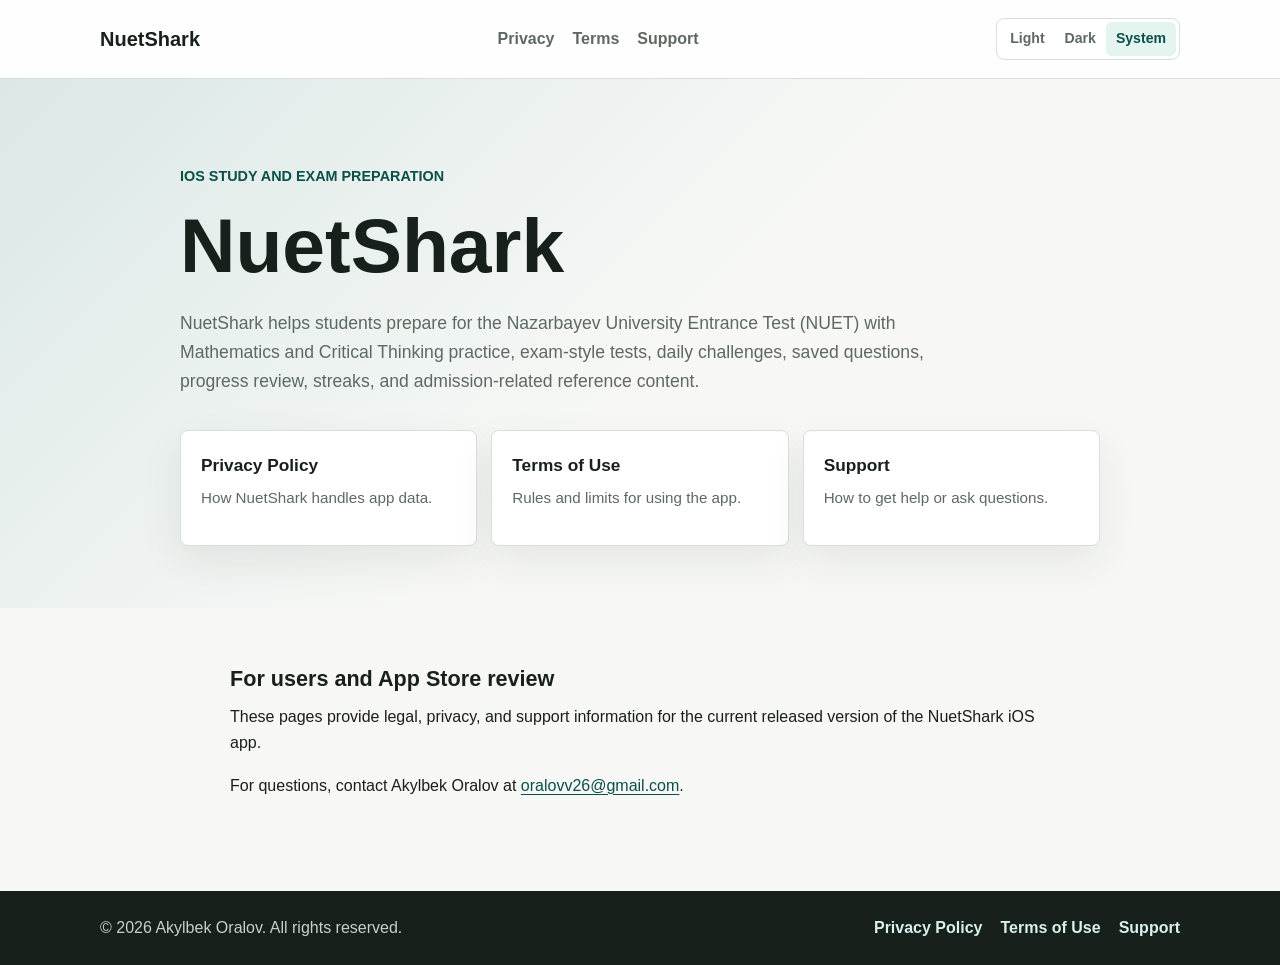
<file: index.html>
<!doctype html>
<html lang="en">
<head>
  <meta charset="utf-8">
  <meta name="viewport" content="width=device-width, initial-scale=1">
  <title>NuetShark Legal and Support</title>
  <meta name="description" content="Legal and support information for the NuetShark iOS app.">
  <script src="theme.js"></script>
  <link rel="stylesheet" href="styles.css">
</head>
<body>
  <header class="site-header">
    <div class="container header-inner">
      <a class="brand" href="index.html" aria-label="NuetShark home">NuetShark</a>
      <nav class="site-nav" aria-label="Primary navigation">
        <a href="privacy.html">Privacy</a>
        <a href="terms.html">Terms</a>
        <a href="support.html">Support</a>
      </nav>
      <div class="theme-switcher" aria-label="Theme preference">
        <button type="button" data-theme-option="light">Light</button>
        <button type="button" data-theme-option="dark">Dark</button>
        <button type="button" data-theme-option="system">System</button>
      </div>
    </div>
  </header>

  <main>
    <section class="hero">
      <div class="container hero-inner">
        <p class="eyebrow">iOS study and exam preparation</p>
        <h1>NuetShark</h1>
        <p class="lead">
          NuetShark helps students prepare for the Nazarbayev University Entrance Test
          (NUET) with Mathematics and Critical Thinking practice, exam-style tests,
          daily challenges, saved questions, progress review, streaks, and
          admission-related reference content.
        </p>
        <div class="link-grid" aria-label="Legal and support links">
          <a class="link-card" href="privacy.html">
            <span>Privacy Policy</span>
            <small>How NuetShark handles app data.</small>
          </a>
          <a class="link-card" href="terms.html">
            <span>Terms of Use</span>
            <small>Rules and limits for using the app.</small>
          </a>
          <a class="link-card" href="support.html">
            <span>Support</span>
            <small>How to get help or ask questions.</small>
          </a>
        </div>
      </div>
    </section>

    <section class="content-section">
      <div class="container narrow">
        <h2>For users and App Store review</h2>
        <p>
          These pages provide legal, privacy, and support information for the
          current released version of the NuetShark iOS app.
        </p>
        <p>
          For questions, contact Akylbek Oralov at
          <a href="mailto:oralovv26@gmail.com">oralovv26@gmail.com</a>.
        </p>
      </div>
    </section>
  </main>

  <footer class="site-footer">
    <div class="container footer-inner">
      <p>&copy; 2026 Akylbek Oralov. All rights reserved.</p>
      <nav aria-label="Footer navigation">
        <a href="privacy.html">Privacy Policy</a>
        <a href="terms.html">Terms of Use</a>
        <a href="support.html">Support</a>
      </nav>
    </div>
  </footer>
</body>
</html>
</file>
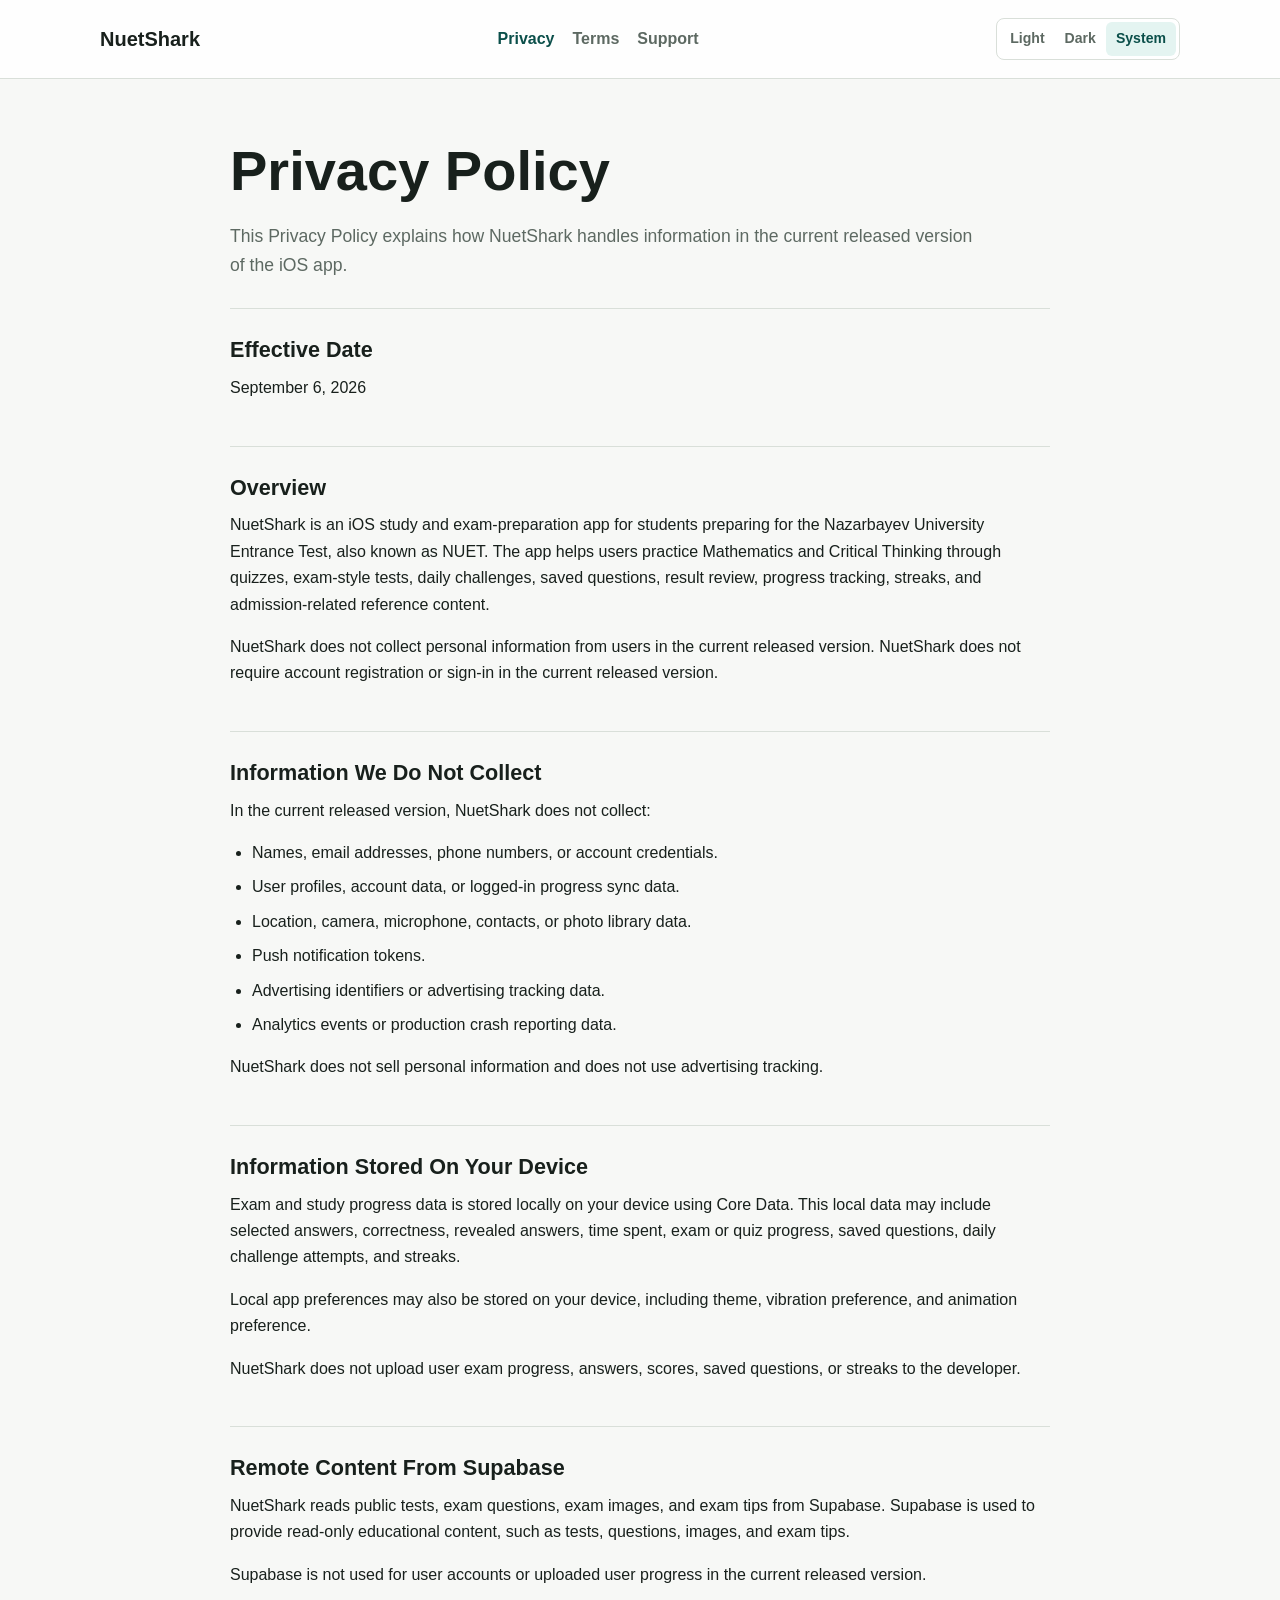
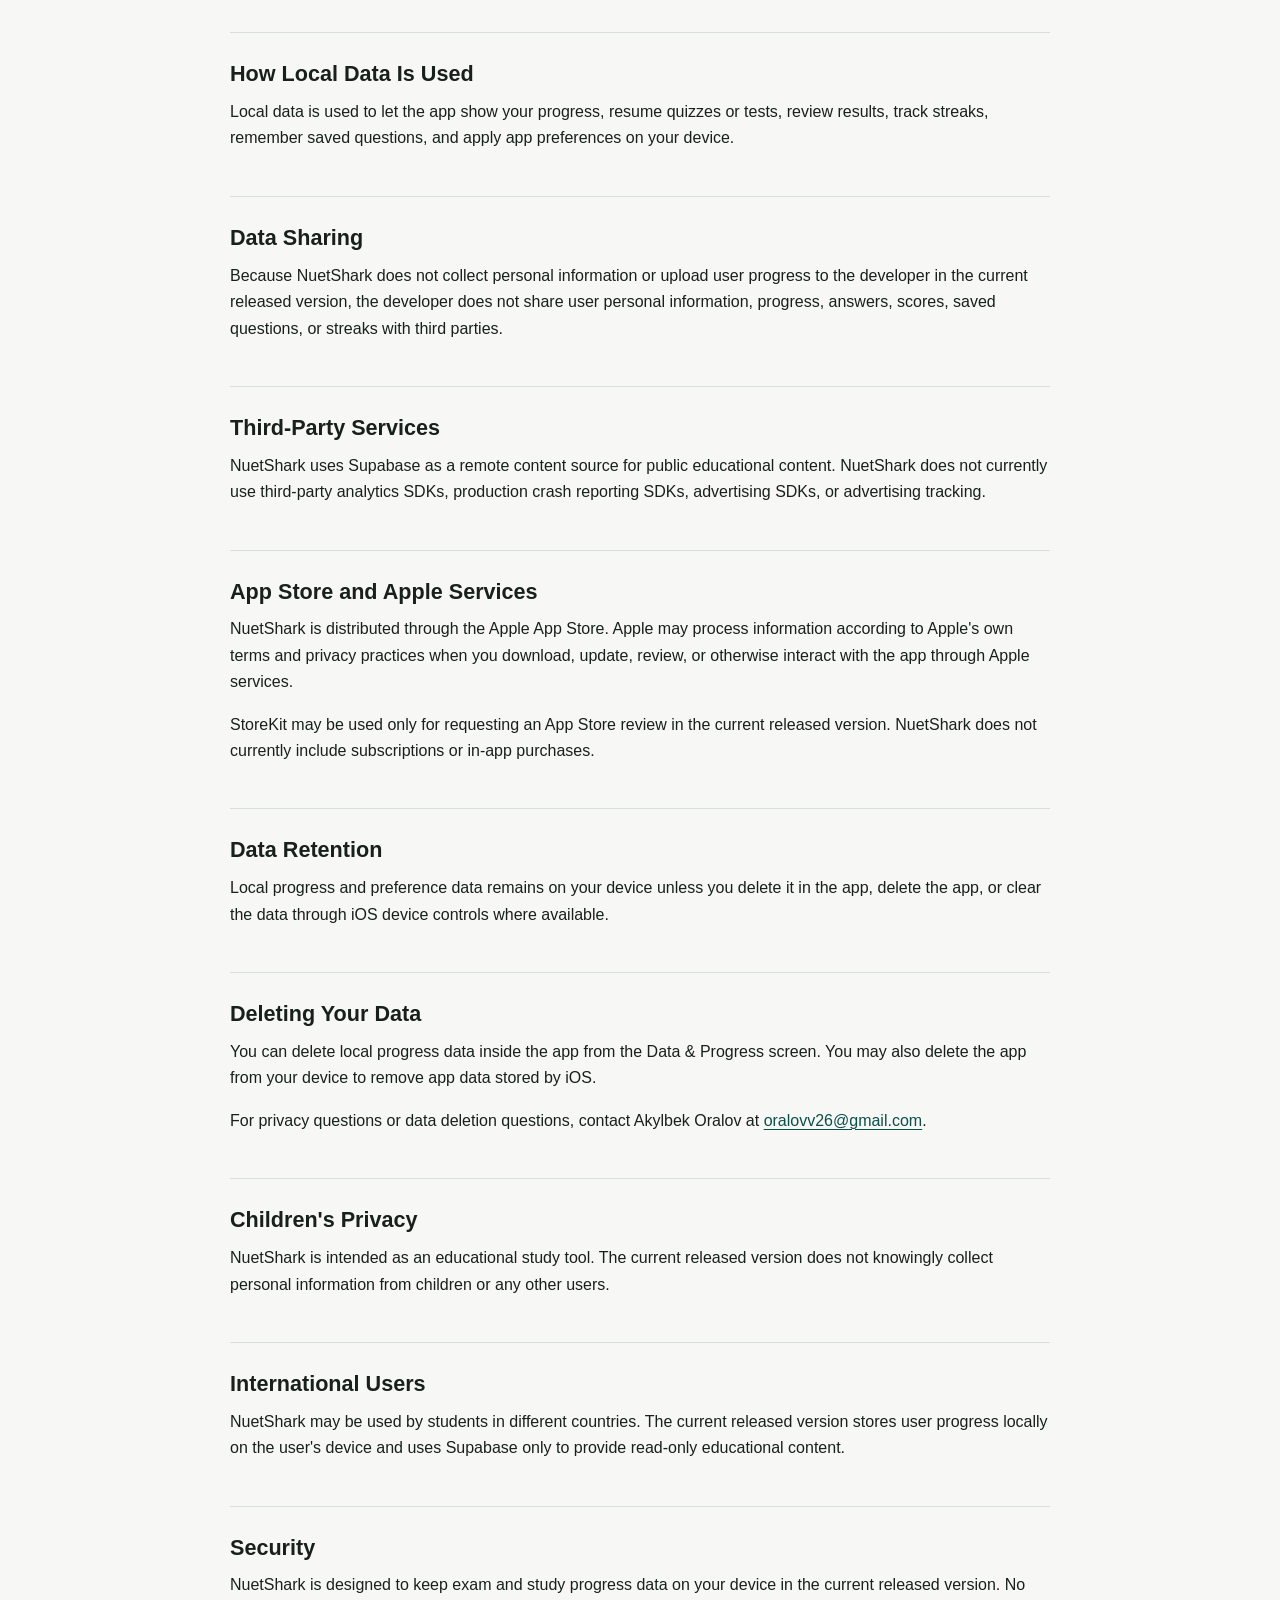
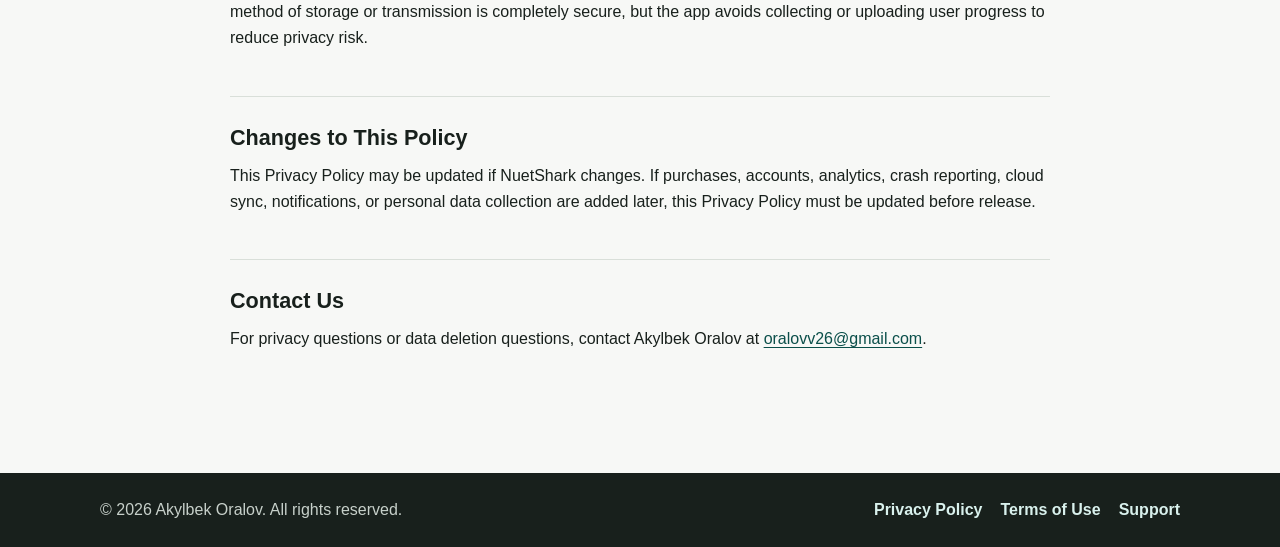
<file: privacy.html>
<!doctype html>
<html lang="en">
<head>
  <meta charset="utf-8">
  <meta name="viewport" content="width=device-width, initial-scale=1">
  <title>Privacy Policy | NuetShark</title>
  <meta name="description" content="Privacy Policy for the NuetShark iOS app.">
  <script src="theme.js"></script>
  <link rel="stylesheet" href="styles.css">
</head>
<body>
  <header class="site-header">
    <div class="container header-inner">
      <a class="brand" href="index.html" aria-label="NuetShark home">NuetShark</a>
      <nav class="site-nav" aria-label="Primary navigation">
        <a href="privacy.html" aria-current="page">Privacy</a>
        <a href="terms.html">Terms</a>
        <a href="support.html">Support</a>
      </nav>
      <div class="theme-switcher" aria-label="Theme preference">
        <button type="button" data-theme-option="light">Light</button>
        <button type="button" data-theme-option="dark">Dark</button>
        <button type="button" data-theme-option="system">System</button>
      </div>
    </div>
  </header>

  <main class="document">
    <div class="container narrow">
      <h1>Privacy Policy</h1>
      <p class="lead">
        This Privacy Policy explains how NuetShark handles information in the
        current released version of the iOS app.
      </p>

      <section>
        <h2>Effective Date</h2>
        <p>September 6, 2026</p>
      </section>

      <section>
        <h2>Overview</h2>
        <p>
          NuetShark is an iOS study and exam-preparation app for students
          preparing for the Nazarbayev University Entrance Test, also known as
          NUET. The app helps users practice Mathematics and Critical Thinking
          through quizzes, exam-style tests, daily challenges, saved questions,
          result review, progress tracking, streaks, and admission-related
          reference content.
        </p>
        <p>
          NuetShark does not collect personal information from users in the
          current released version. NuetShark does not require account
          registration or sign-in in the current released version.
        </p>
      </section>

      <section>
        <h2>Information We Do Not Collect</h2>
        <p>In the current released version, NuetShark does not collect:</p>
        <ul>
          <li>Names, email addresses, phone numbers, or account credentials.</li>
          <li>User profiles, account data, or logged-in progress sync data.</li>
          <li>Location, camera, microphone, contacts, or photo library data.</li>
          <li>Push notification tokens.</li>
          <li>Advertising identifiers or advertising tracking data.</li>
          <li>Analytics events or production crash reporting data.</li>
        </ul>
        <p>
          NuetShark does not sell personal information and does not use
          advertising tracking.
        </p>
      </section>

      <section>
        <h2>Information Stored On Your Device</h2>
        <p>
          Exam and study progress data is stored locally on your device using
          Core Data. This local data may include selected answers, correctness,
          revealed answers, time spent, exam or quiz progress, saved questions,
          daily challenge attempts, and streaks.
        </p>
        <p>
          Local app preferences may also be stored on your device, including
          theme, vibration preference, and animation preference.
        </p>
        <p>
          NuetShark does not upload user exam progress, answers, scores, saved
          questions, or streaks to the developer.
        </p>
      </section>

      <section>
        <h2>Remote Content From Supabase</h2>
        <p>
          NuetShark reads public tests, exam questions, exam images, and exam
          tips from Supabase. Supabase is used to provide read-only educational
          content, such as tests, questions, images, and exam tips.
        </p>
        <p>
          Supabase is not used for user accounts or uploaded user progress in
          the current released version.
        </p>
      </section>

      <section>
        <h2>How Local Data Is Used</h2>
        <p>
          Local data is used to let the app show your progress, resume quizzes
          or tests, review results, track streaks, remember saved questions, and
          apply app preferences on your device.
        </p>
      </section>

      <section>
        <h2>Data Sharing</h2>
        <p>
          Because NuetShark does not collect personal information or upload
          user progress to the developer in the current released version, the
          developer does not share user personal information, progress, answers,
          scores, saved questions, or streaks with third parties.
        </p>
      </section>

      <section>
        <h2>Third-Party Services</h2>
        <p>
          NuetShark uses Supabase as a remote content source for public
          educational content. NuetShark does not currently use third-party
          analytics SDKs, production crash reporting SDKs, advertising SDKs, or
          advertising tracking.
        </p>
      </section>

      <section>
        <h2>App Store and Apple Services</h2>
        <p>
          NuetShark is distributed through the Apple App Store. Apple may
          process information according to Apple's own terms and privacy
          practices when you download, update, review, or otherwise interact
          with the app through Apple services.
        </p>
        <p>
          StoreKit may be used only for requesting an App Store review in the
          current released version. NuetShark does not currently include
          subscriptions or in-app purchases.
        </p>
      </section>

      <section>
        <h2>Data Retention</h2>
        <p>
          Local progress and preference data remains on your device unless you
          delete it in the app, delete the app, or clear the data through iOS
          device controls where available.
        </p>
      </section>

      <section>
        <h2>Deleting Your Data</h2>
        <p>
          You can delete local progress data inside the app from the Data &amp;
          Progress screen. You may also delete the app from your device to
          remove app data stored by iOS.
        </p>
        <p>
          For privacy questions or data deletion questions, contact Akylbek
          Oralov at <a href="mailto:oralovv26@gmail.com">oralovv26@gmail.com</a>.
        </p>
      </section>

      <section>
        <h2>Children's Privacy</h2>
        <p>
          NuetShark is intended as an educational study tool. The current
          released version does not knowingly collect personal information from
          children or any other users.
        </p>
      </section>

      <section>
        <h2>International Users</h2>
        <p>
          NuetShark may be used by students in different countries. The current
          released version stores user progress locally on the user's device
          and uses Supabase only to provide read-only educational content.
        </p>
      </section>

      <section>
        <h2>Security</h2>
        <p>
          NuetShark is designed to keep exam and study progress data on your
          device in the current released version. No method of storage or
          transmission is completely secure, but the app avoids collecting or
          uploading user progress to reduce privacy risk.
        </p>
      </section>

      <section>
        <h2>Changes to This Policy</h2>
        <p>
          This Privacy Policy may be updated if NuetShark changes. If purchases,
          accounts, analytics, crash reporting, cloud sync, notifications, or
          personal data collection are added later, this Privacy Policy must be
          updated before release.
        </p>
      </section>

      <section>
        <h2>Contact Us</h2>
        <p>
          For privacy questions or data deletion questions, contact Akylbek
          Oralov at <a href="mailto:oralovv26@gmail.com">oralovv26@gmail.com</a>.
        </p>
      </section>
    </div>
  </main>

  <footer class="site-footer">
    <div class="container footer-inner">
      <p>&copy; 2026 Akylbek Oralov. All rights reserved.</p>
      <nav aria-label="Footer navigation">
        <a href="privacy.html">Privacy Policy</a>
        <a href="terms.html">Terms of Use</a>
        <a href="support.html">Support</a>
      </nav>
    </div>
  </footer>
</body>
</html>
</file>
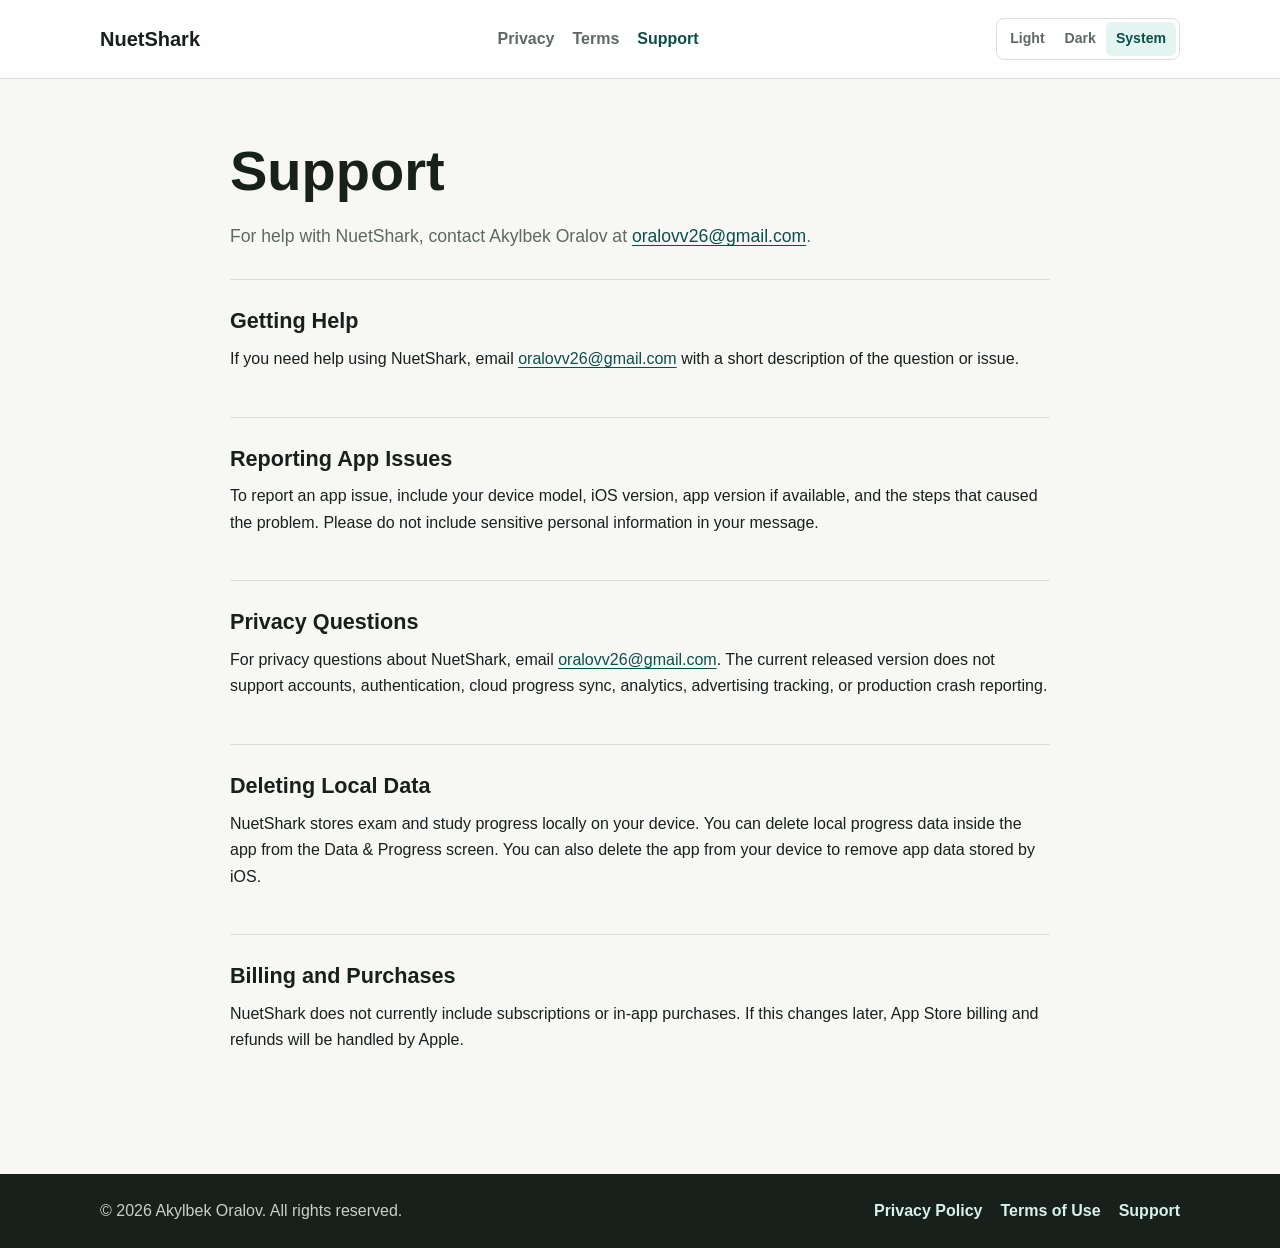
<file: support.html>
<!doctype html>
<html lang="en">
<head>
  <meta charset="utf-8">
  <meta name="viewport" content="width=device-width, initial-scale=1">
  <title>Support | NuetShark</title>
  <meta name="description" content="Support information for the NuetShark iOS app.">
  <script src="theme.js"></script>
  <link rel="stylesheet" href="styles.css">
</head>
<body>
  <header class="site-header">
    <div class="container header-inner">
      <a class="brand" href="index.html" aria-label="NuetShark home">NuetShark</a>
      <nav class="site-nav" aria-label="Primary navigation">
        <a href="privacy.html">Privacy</a>
        <a href="terms.html">Terms</a>
        <a href="support.html" aria-current="page">Support</a>
      </nav>
      <div class="theme-switcher" aria-label="Theme preference">
        <button type="button" data-theme-option="light">Light</button>
        <button type="button" data-theme-option="dark">Dark</button>
        <button type="button" data-theme-option="system">System</button>
      </div>
    </div>
  </header>

  <main class="document">
    <div class="container narrow">
      <h1>Support</h1>
      <p class="lead">
        For help with NuetShark, contact Akylbek Oralov at
        <a href="mailto:oralovv26@gmail.com">oralovv26@gmail.com</a>.
      </p>

      <section>
        <h2>Getting Help</h2>
        <p>
          If you need help using NuetShark, email
          <a href="mailto:oralovv26@gmail.com">oralovv26@gmail.com</a> with a
          short description of the question or issue.
        </p>
      </section>

      <section>
        <h2>Reporting App Issues</h2>
        <p>
          To report an app issue, include your device model, iOS version, app
          version if available, and the steps that caused the problem. Please do
          not include sensitive personal information in your message.
        </p>
      </section>

      <section>
        <h2>Privacy Questions</h2>
        <p>
          For privacy questions about NuetShark, email
          <a href="mailto:oralovv26@gmail.com">oralovv26@gmail.com</a>. The
          current released version does not support accounts, authentication,
          cloud progress sync, analytics, advertising tracking, or production
          crash reporting.
        </p>
      </section>

      <section>
        <h2>Deleting Local Data</h2>
        <p>
          NuetShark stores exam and study progress locally on your device. You
          can delete local progress data inside the app from the Data &amp;
          Progress screen. You can also delete the app from your device to
          remove app data stored by iOS.
        </p>
      </section>

      <section>
        <h2>Billing and Purchases</h2>
        <p>
          NuetShark does not currently include subscriptions or in-app
          purchases. If this changes later, App Store billing and refunds will
          be handled by Apple.
        </p>
      </section>
    </div>
  </main>

  <footer class="site-footer">
    <div class="container footer-inner">
      <p>&copy; 2026 Akylbek Oralov. All rights reserved.</p>
      <nav aria-label="Footer navigation">
        <a href="privacy.html">Privacy Policy</a>
        <a href="terms.html">Terms of Use</a>
        <a href="support.html">Support</a>
      </nav>
    </div>
  </footer>
</body>
</html>
</file>
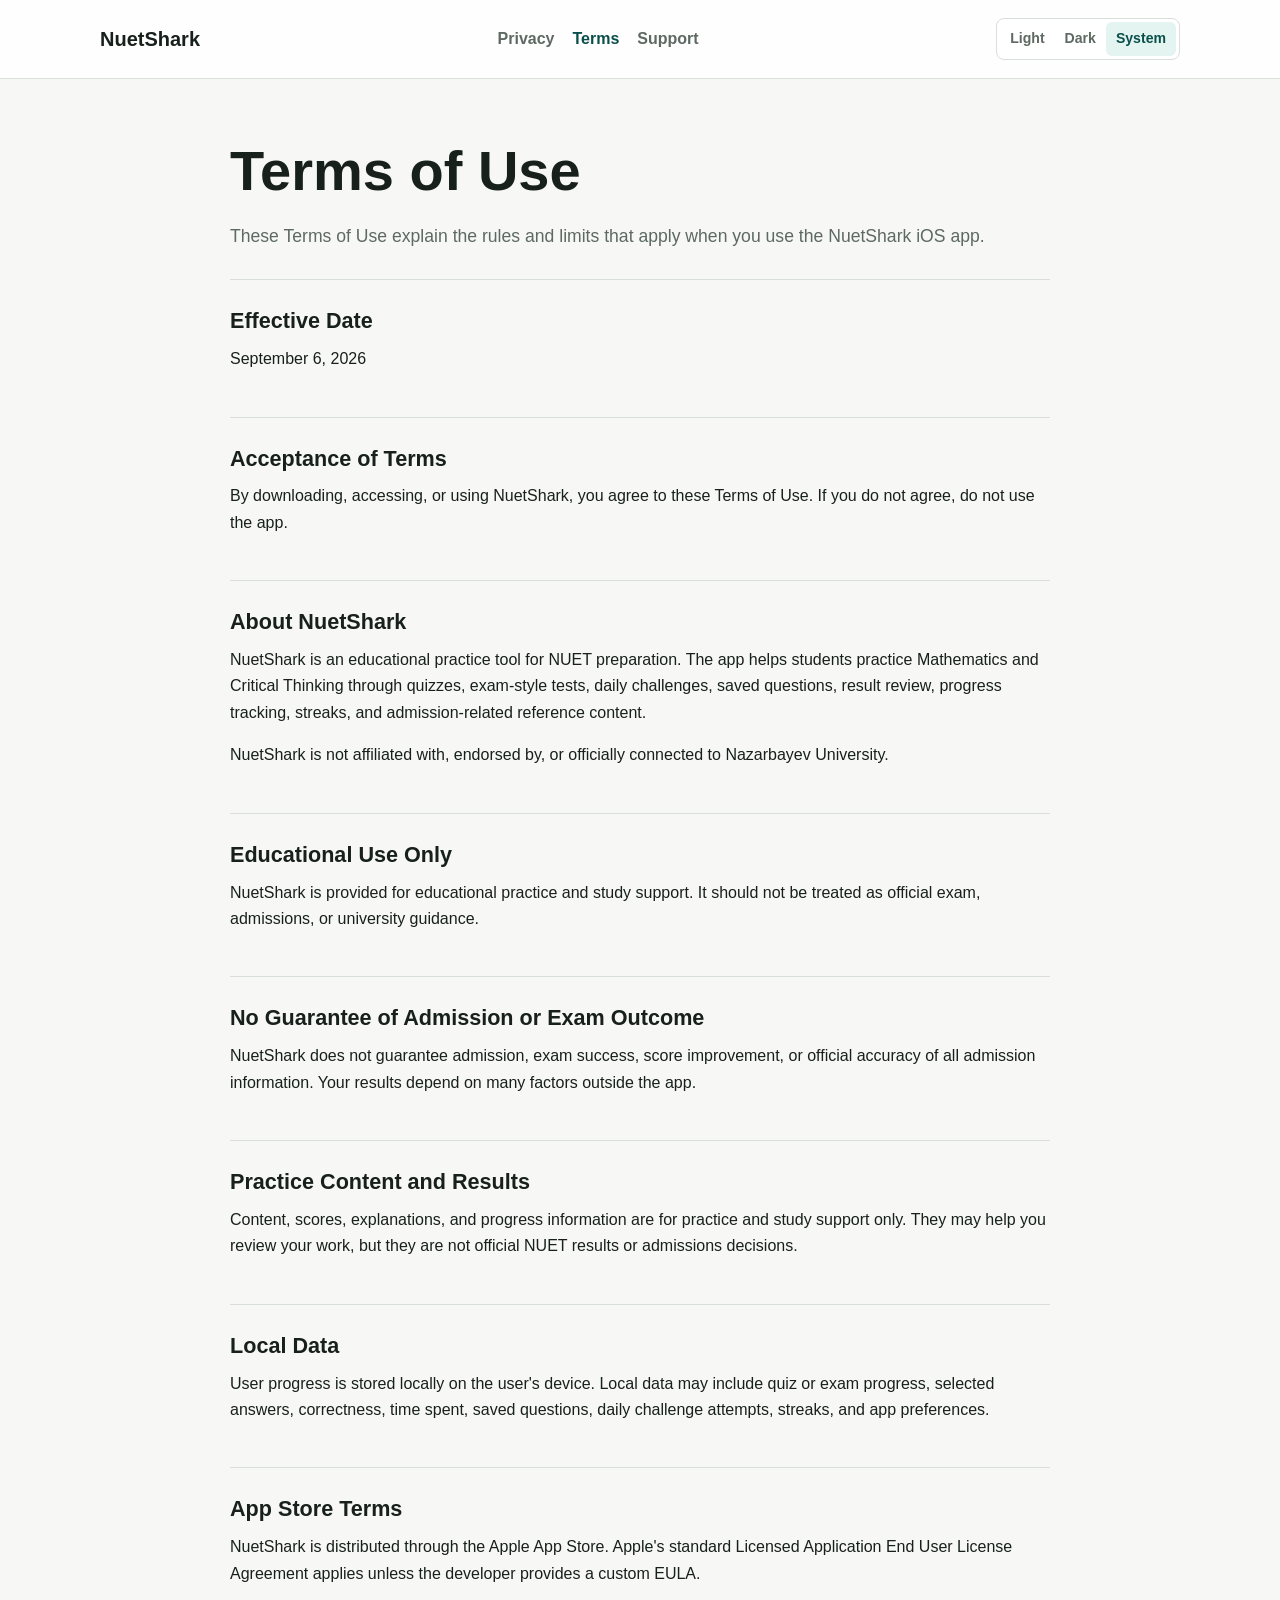
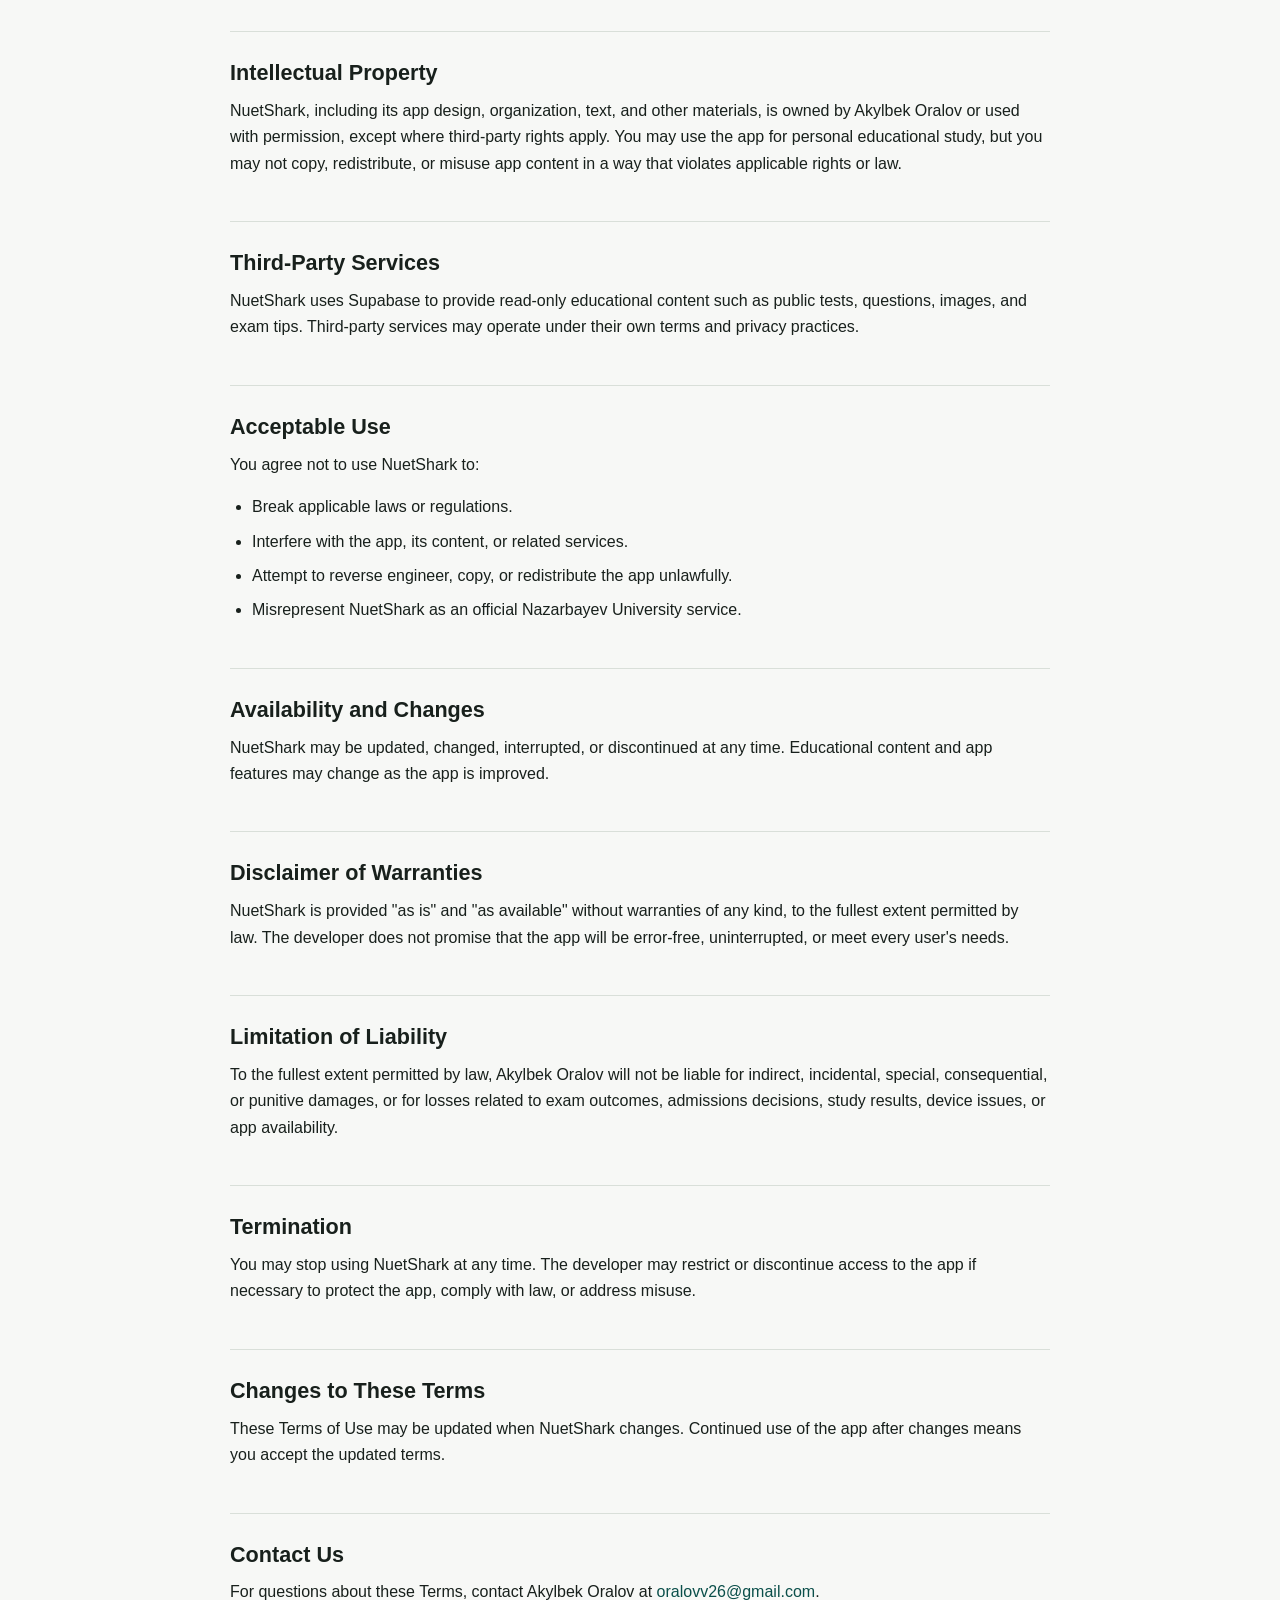
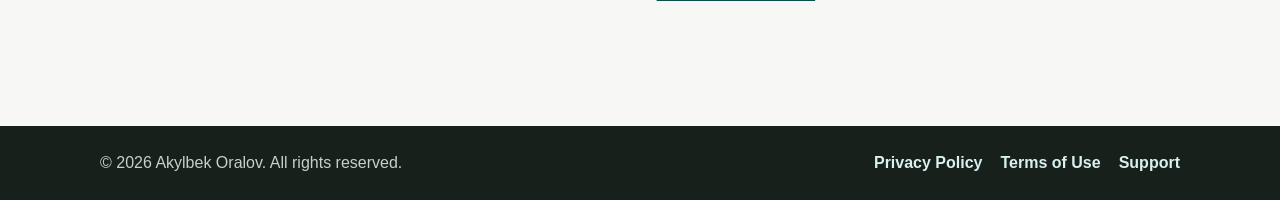
<file: terms.html>
<!doctype html>
<html lang="en">
<head>
  <meta charset="utf-8">
  <meta name="viewport" content="width=device-width, initial-scale=1">
  <title>Terms of Use | NuetShark</title>
  <meta name="description" content="Terms of Use for the NuetShark iOS app.">
  <script src="theme.js"></script>
  <link rel="stylesheet" href="styles.css">
</head>
<body>
  <header class="site-header">
    <div class="container header-inner">
      <a class="brand" href="index.html" aria-label="NuetShark home">NuetShark</a>
      <nav class="site-nav" aria-label="Primary navigation">
        <a href="privacy.html">Privacy</a>
        <a href="terms.html" aria-current="page">Terms</a>
        <a href="support.html">Support</a>
      </nav>
      <div class="theme-switcher" aria-label="Theme preference">
        <button type="button" data-theme-option="light">Light</button>
        <button type="button" data-theme-option="dark">Dark</button>
        <button type="button" data-theme-option="system">System</button>
      </div>
    </div>
  </header>

  <main class="document">
    <div class="container narrow">
      <h1>Terms of Use</h1>
      <p class="lead">
        These Terms of Use explain the rules and limits that apply when you use
        the NuetShark iOS app.
      </p>

      <section>
        <h2>Effective Date</h2>
        <p>September 6, 2026</p>
      </section>

      <section>
        <h2>Acceptance of Terms</h2>
        <p>
          By downloading, accessing, or using NuetShark, you agree to these
          Terms of Use. If you do not agree, do not use the app.
        </p>
      </section>

      <section>
        <h2>About NuetShark</h2>
        <p>
          NuetShark is an educational practice tool for NUET preparation. The
          app helps students practice Mathematics and Critical Thinking through
          quizzes, exam-style tests, daily challenges, saved questions, result
          review, progress tracking, streaks, and admission-related reference
          content.
        </p>
        <p>
          NuetShark is not affiliated with, endorsed by, or officially connected
          to Nazarbayev University.
        </p>
      </section>

      <section>
        <h2>Educational Use Only</h2>
        <p>
          NuetShark is provided for educational practice and study support. It
          should not be treated as official exam, admissions, or university
          guidance.
        </p>
      </section>

      <section>
        <h2>No Guarantee of Admission or Exam Outcome</h2>
        <p>
          NuetShark does not guarantee admission, exam success, score
          improvement, or official accuracy of all admission information. Your
          results depend on many factors outside the app.
        </p>
      </section>

      <section>
        <h2>Practice Content and Results</h2>
        <p>
          Content, scores, explanations, and progress information are for
          practice and study support only. They may help you review your work,
          but they are not official NUET results or admissions decisions.
        </p>
      </section>

      <section>
        <h2>Local Data</h2>
        <p>
          User progress is stored locally on the user's device. Local data may
          include quiz or exam progress, selected answers, correctness, time
          spent, saved questions, daily challenge attempts, streaks, and app
          preferences.
        </p>
      </section>

      <section>
        <h2>App Store Terms</h2>
        <p>
          NuetShark is distributed through the Apple App Store. Apple's standard
          Licensed Application End User License Agreement applies unless the
          developer provides a custom EULA.
        </p>
      </section>

      <section>
        <h2>Intellectual Property</h2>
        <p>
          NuetShark, including its app design, organization, text, and other
          materials, is owned by Akylbek Oralov or used with permission, except
          where third-party rights apply. You may use the app for personal
          educational study, but you may not copy, redistribute, or misuse app
          content in a way that violates applicable rights or law.
        </p>
      </section>

      <section>
        <h2>Third-Party Services</h2>
        <p>
          NuetShark uses Supabase to provide read-only educational content such
          as public tests, questions, images, and exam tips. Third-party
          services may operate under their own terms and privacy practices.
        </p>
      </section>

      <section>
        <h2>Acceptable Use</h2>
        <p>You agree not to use NuetShark to:</p>
        <ul>
          <li>Break applicable laws or regulations.</li>
          <li>Interfere with the app, its content, or related services.</li>
          <li>Attempt to reverse engineer, copy, or redistribute the app unlawfully.</li>
          <li>Misrepresent NuetShark as an official Nazarbayev University service.</li>
        </ul>
      </section>

      <section>
        <h2>Availability and Changes</h2>
        <p>
          NuetShark may be updated, changed, interrupted, or discontinued at any
          time. Educational content and app features may change as the app is
          improved.
        </p>
      </section>

      <section>
        <h2>Disclaimer of Warranties</h2>
        <p>
          NuetShark is provided "as is" and "as available" without warranties of
          any kind, to the fullest extent permitted by law. The developer does
          not promise that the app will be error-free, uninterrupted, or meet
          every user's needs.
        </p>
      </section>

      <section>
        <h2>Limitation of Liability</h2>
        <p>
          To the fullest extent permitted by law, Akylbek Oralov will not be
          liable for indirect, incidental, special, consequential, or punitive
          damages, or for losses related to exam outcomes, admissions decisions,
          study results, device issues, or app availability.
        </p>
      </section>

      <section>
        <h2>Termination</h2>
        <p>
          You may stop using NuetShark at any time. The developer may restrict
          or discontinue access to the app if necessary to protect the app,
          comply with law, or address misuse.
        </p>
      </section>

      <section>
        <h2>Changes to These Terms</h2>
        <p>
          These Terms of Use may be updated when NuetShark changes. Continued
          use of the app after changes means you accept the updated terms.
        </p>
      </section>

      <section>
        <h2>Contact Us</h2>
        <p>
          For questions about these Terms, contact Akylbek Oralov at
          <a href="mailto:oralovv26@gmail.com">oralovv26@gmail.com</a>.
        </p>
      </section>
    </div>
  </main>

  <footer class="site-footer">
    <div class="container footer-inner">
      <p>&copy; 2026 Akylbek Oralov. All rights reserved.</p>
      <nav aria-label="Footer navigation">
        <a href="privacy.html">Privacy Policy</a>
        <a href="terms.html">Terms of Use</a>
        <a href="support.html">Support</a>
      </nav>
    </div>
  </footer>
</body>
</html>
</file>
<file: styles.css>
:root {
  --bg: #f7f8f6;
  --surface: #ffffff;
  --text: #18201c;
  --muted: #5d6962;
  --border: #d9dfd9;
  --accent: #0f766e;
  --accent-dark: #0b4f4a;
  --accent-soft: #e4f4f1;
  --shadow: 0 16px 40px rgba(24, 32, 28, 0.08);
}

* {
  box-sizing: border-box;
}

html {
  color-scheme: light dark;
}

body {
  margin: 0;
  background: var(--bg);
  color: var(--text);
  font-family: -apple-system, BlinkMacSystemFont, "Segoe UI", Roboto, Helvetica, Arial, sans-serif;
  font-size: 16px;
  line-height: 1.65;
}

a {
  color: var(--accent-dark);
  text-decoration-thickness: 0.08em;
  text-underline-offset: 0.18em;
}

a:hover {
  color: var(--accent);
}

a:focus-visible {
  outline: 3px solid var(--accent);
  outline-offset: 3px;
}

.container {
  width: min(100% - 32px, 1080px);
  margin: 0 auto;
}

.narrow {
  max-width: 820px;
}

.site-header {
  background: rgba(255, 255, 255, 0.92);
  border-bottom: 1px solid var(--border);
}

.header-inner {
  display: flex;
  flex-direction: column;
  gap: 14px;
  padding: 18px 0;
}

.brand {
  color: var(--text);
  font-size: 1.25rem;
  font-weight: 750;
  letter-spacing: 0;
  text-decoration: none;
}

.site-nav,
.site-footer nav {
  display: flex;
  flex-wrap: wrap;
  gap: 10px 18px;
}

.site-nav a,
.site-footer a {
  color: var(--muted);
  font-weight: 650;
  text-decoration: none;
}

.site-nav a:hover,
.site-footer a:hover,
.site-nav a[aria-current="page"] {
  color: var(--accent-dark);
}

.theme-switcher {
  display: inline-flex;
  width: fit-content;
  padding: 3px;
  background: var(--surface);
  border: 1px solid var(--border);
  border-radius: 8px;
}

.theme-switcher button {
  min-height: 34px;
  padding: 0 10px;
  background: transparent;
  color: var(--muted);
  border: 0;
  border-radius: 6px;
  font: inherit;
  font-size: 0.88rem;
  font-weight: 700;
  cursor: pointer;
}

.theme-switcher button:hover {
  color: var(--accent-dark);
}

.theme-switcher button:focus-visible {
  outline: 3px solid var(--accent);
  outline-offset: 2px;
}

.theme-switcher button[aria-pressed="true"] {
  background: var(--accent-soft);
  color: var(--accent-dark);
}

.hero {
  padding: 56px 0 40px;
  background:
    linear-gradient(135deg, rgba(15, 118, 110, 0.12), rgba(255, 255, 255, 0) 52%),
    var(--bg);
}

.hero-inner {
  max-width: 920px;
}

.eyebrow {
  margin: 0 0 10px;
  color: var(--accent-dark);
  font-size: 0.9rem;
  font-weight: 750;
  text-transform: uppercase;
}

h1,
h2 {
  line-height: 1.2;
  letter-spacing: 0;
}

h1 {
  margin: 0 0 18px;
  font-size: clamp(2.3rem, 9vw, 4.8rem);
}

h2 {
  margin: 0 0 12px;
  font-size: 1.35rem;
}

p {
  margin: 0 0 16px;
}

.lead {
  max-width: 760px;
  color: var(--muted);
  font-size: 1.1rem;
}

.link-grid {
  display: grid;
  gap: 14px;
  margin-top: 34px;
}

.link-card {
  display: block;
  min-height: 116px;
  padding: 20px;
  background: var(--surface);
  border: 1px solid var(--border);
  border-radius: 8px;
  box-shadow: var(--shadow);
  text-decoration: none;
}

.link-card span {
  display: block;
  color: var(--text);
  font-size: 1.08rem;
  font-weight: 750;
}

.link-card small {
  display: block;
  margin-top: 8px;
  color: var(--muted);
  font-size: 0.95rem;
  line-height: 1.45;
}

.content-section,
.document {
  padding: 42px 0 56px;
}

.document h1 {
  font-size: clamp(2rem, 7vw, 3.5rem);
}

.document section {
  padding: 28px 0;
  border-top: 1px solid var(--border);
}

.document section:first-of-type {
  margin-top: 28px;
}

ul {
  margin: 0 0 16px;
  padding-left: 22px;
}

li + li {
  margin-top: 8px;
}

.site-footer {
  background: #18201c;
  color: #edf2ed;
}

.footer-inner {
  display: flex;
  flex-direction: column;
  gap: 14px;
  padding: 24px 0;
}

.site-footer p {
  margin: 0;
  color: #c7d0ca;
}

.site-footer a {
  color: #d9f1ed;
}

.site-footer a:hover {
  color: #ffffff;
}

@media (min-width: 720px) {
  .header-inner,
  .footer-inner {
    flex-direction: row;
    align-items: center;
    justify-content: space-between;
  }

  .site-nav,
  .site-footer nav {
    justify-content: flex-end;
  }

  .hero {
    padding: 86px 0 62px;
  }

  .link-grid {
    grid-template-columns: repeat(3, 1fr);
  }

  .content-section,
  .document {
    padding: 58px 0 76px;
  }
}

:root[data-theme="dark"] {
  --bg: #101513;
  --surface: #19221f;
  --text: #eef4ef;
  --muted: #b8c5bd;
  --border: #324039;
  --accent: #5eead4;
  --accent-dark: #99f6e4;
  --accent-soft: #14352f;
  --shadow: 0 16px 40px rgba(0, 0, 0, 0.28);
}

:root[data-theme="dark"] .site-header {
  background: rgba(16, 21, 19, 0.94);
}

:root[data-theme="dark"] .hero {
  background:
    linear-gradient(135deg, rgba(94, 234, 212, 0.12), rgba(16, 21, 19, 0) 52%),
    var(--bg);
}

:root[data-theme="dark"] .site-footer {
  background: #070a09;
}

:root[data-theme="dark"] .site-footer p {
  color: #b8c5bd;
}

:root[data-theme="light"] {
  color-scheme: light;
}

:root[data-theme="dark"] {
  color-scheme: dark;
}

@media (prefers-color-scheme: dark) {
  :root:not([data-theme]) {
    --bg: #101513;
    --surface: #19221f;
    --text: #eef4ef;
    --muted: #b8c5bd;
    --border: #324039;
    --accent: #5eead4;
    --accent-dark: #99f6e4;
    --accent-soft: #14352f;
    --shadow: 0 16px 40px rgba(0, 0, 0, 0.28);
  }

  :root:not([data-theme]) .site-header {
    background: rgba(16, 21, 19, 0.94);
  }

  :root:not([data-theme]) .hero {
    background:
      linear-gradient(135deg, rgba(94, 234, 212, 0.12), rgba(16, 21, 19, 0) 52%),
      var(--bg);
  }

  :root:not([data-theme]) .site-footer {
    background: #070a09;
  }

  :root:not([data-theme]) .site-footer p {
    color: #b8c5bd;
  }
}
</file>
